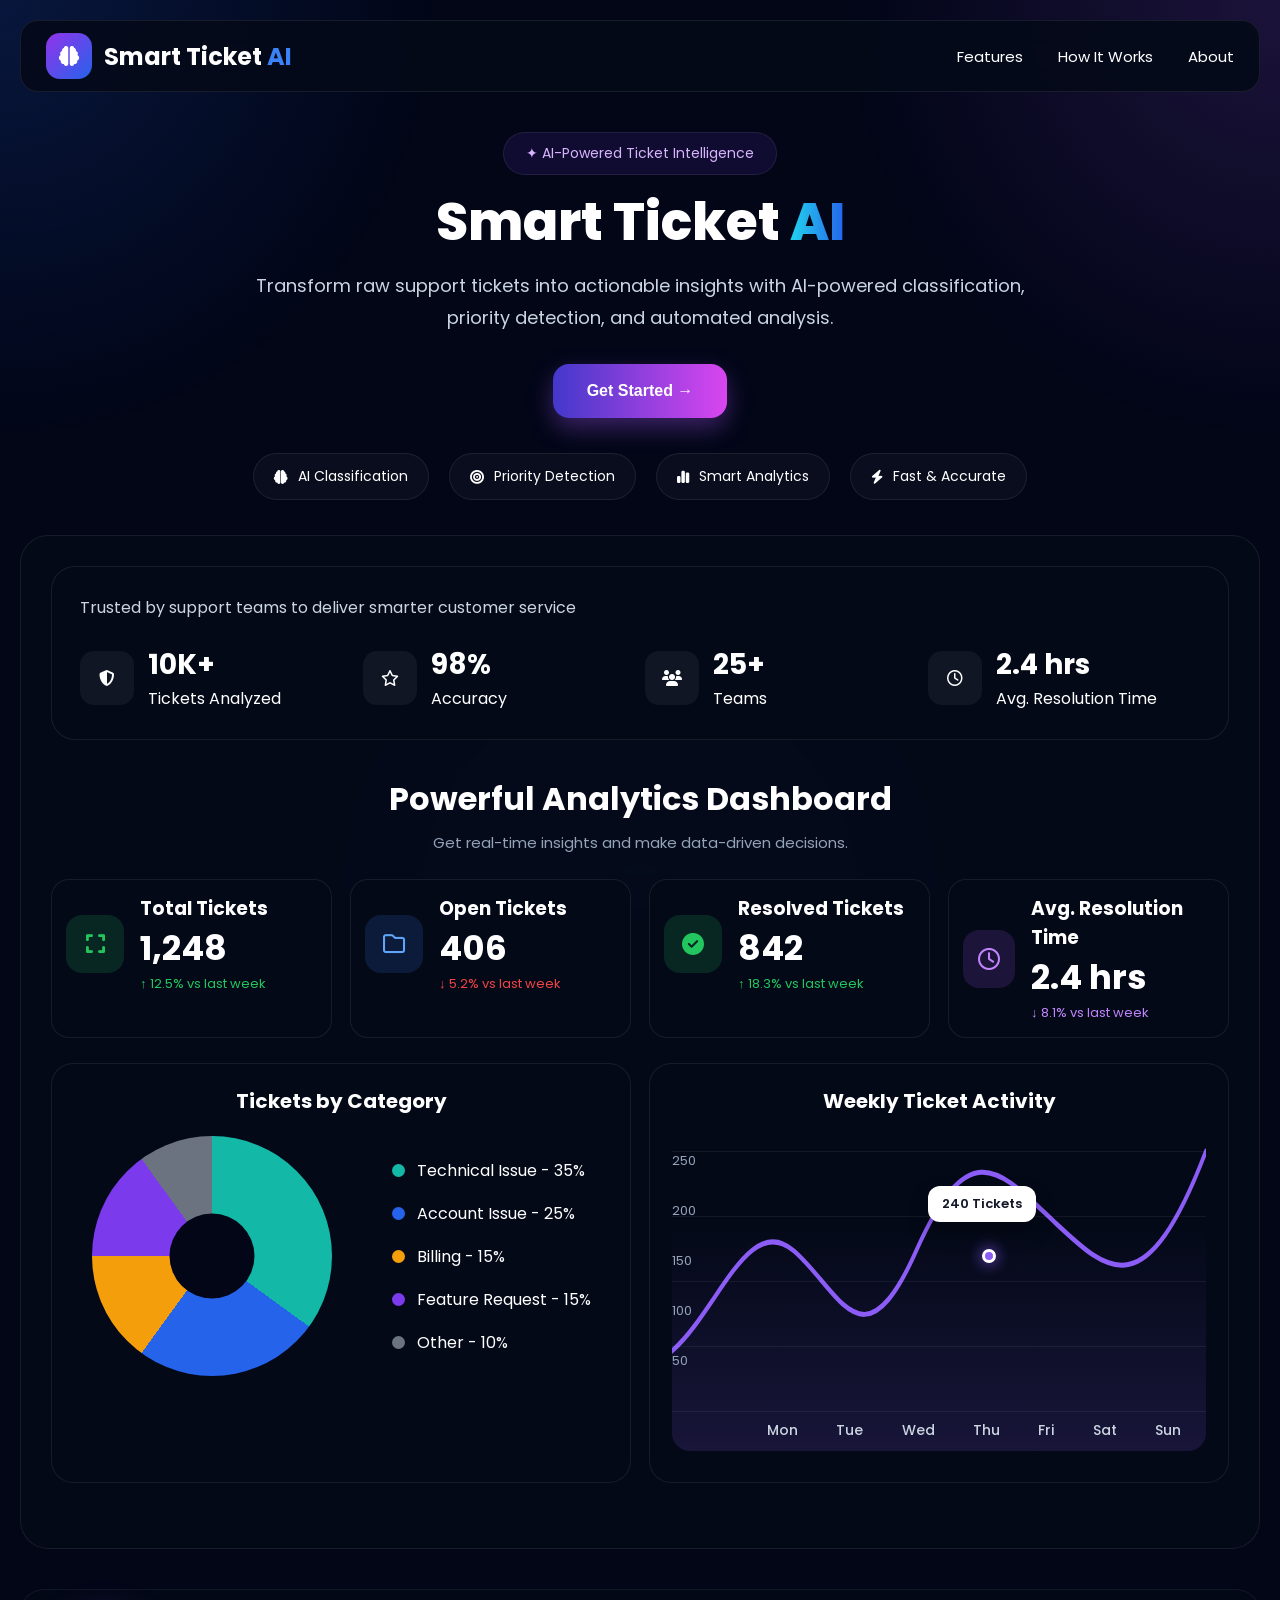
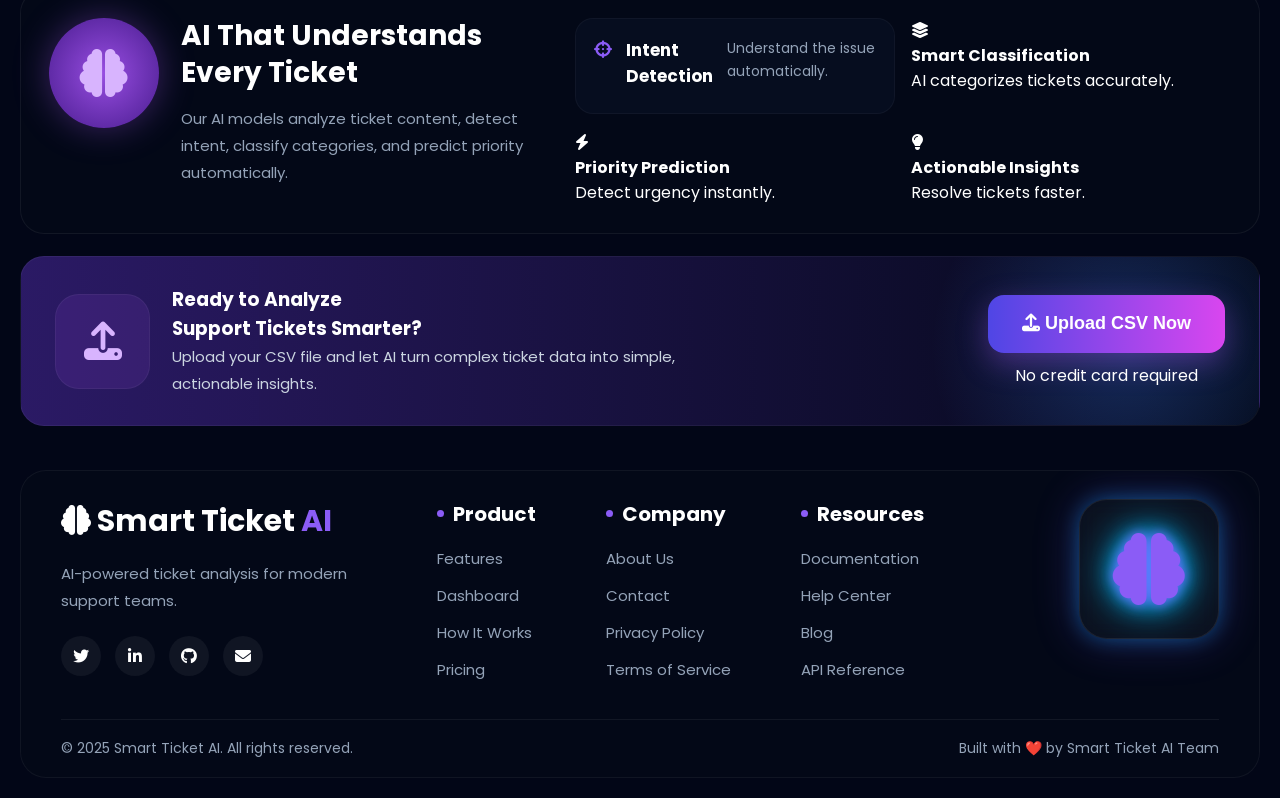
<file: index.html>
<!DOCTYPE html>
<html lang="en">
<head>
    <meta charset="UTF-8" />
    <meta name="viewport" content="width=device-width, initial-scale=1.0"/>
    <title>Smart Ticket AI</title>

    <!-- CSS -->
    <link rel="stylesheet" href="style.css">

    <!-- FONT AWESOME -->
    <link rel="stylesheet" href="style.css">
       <link rel="stylesheet"
    href="https://cdnjs.cloudflare.com/ajax/libs/font-awesome/6.5.1/css/all.min.css"/>
</head>

<body>
    <div class="particle-wave-bg"></div>
    <div class="container">

        <!-- NAVBAR -->

        <nav class="navbar">

            <div class="logo">
                <div class="logo-icon">
    <i class="fa-solid fa-brain"></i>
</div>

<h2>Smart Ticket <span>AI</span></h2>
</div>

<div class="nav-links">
    <a href="features.html">Features</a>
    <a href="howitworks.html">How It Works</a>
    <a href="about.html">About</a>
</div>
</nav>

<!-- HERO -->

<section class="hero">
    <div class="hero-wave-glow"></div>
    <!-- BADGE -->

    <div class="hero-badge">
        ✦ AI-Powered Ticket Intelligence
    </div>

    <!-- HEADING -->

    <h1 class="main-heading">
        Smart Ticket <span>AI</span>
    </h1>

    <!-- DESCRIPTION -->

    <p class="hero-description">
        Transform raw support tickets into actionable insights with
        AI-powered classification, priority detection,
        and automated analysis.
    </p>

    <!-- BUTTONS -->

<a href="analysis.html">
    <button class="hero-start-btn">
        Get Started →
    </button>
</a>

    <!-- FEATURES -->

    <div class="mini-features">

        <div class="mini-item">
            <i class="fa-solid fa-brain"></i>
            AI Classification
        </div>

        <div class="mini-item">
            <i class="fa-solid fa-bullseye"></i>
            Priority Detection
        </div>

        <div class="mini-item">
            <i class="fa-solid fa-chart-simple"></i>
            Smart Analytics
        </div>

        <div class="mini-item">
            <i class="fa-solid fa-bolt"></i>
            Fast & Accurate
        </div>

    </div>
    </section>
    <div class="dashboard-wrapper">

        <!-- TRUST SECTION -->

<div class="trust-box">

    <p class="trust-title">
        Trusted by support teams to deliver smarter customer service
    </p>

    <div class="trust-stats">

        <div class="trust-item">
            <i class="fa-solid fa-shield-halved"></i>

            <div>
                <h2>10K+</h2>
                <p>Tickets Analyzed</p>
            </div>
        </div>

        <div class="trust-item">
            <i class="fa-regular fa-star"></i>

            <div>
                <h2>98%</h2>
                <p>Accuracy</p>
            </div>
        </div>

        <div class="trust-item">
            <i class="fa-solid fa-users"></i>

            <div>
                <h2>25+</h2>
                <p>Teams</p>
            </div>
        </div>

        <div class="trust-item">
            <i class="fa-regular fa-clock"></i>

            <div>
                <h2>2.4 hrs</h2>
                <p>Avg. Resolution Time</p>
            </div>
        </div>

    </div>

</div>

<!-- ANALYTICS -->

<div class="dashboard-title">

    <h2>Powerful Analytics Dashboard</h2>

    <p>
        Get real-time insights and make data-driven decisions.
    </p>

</div>

<!-- STATS -->

<div class="stats-row">

    <div class="stat-box">

        <div class="stat-top">

            <div class="stat-icon green">
                <i class="fa-solid fa-expand"></i>
            </div>

            <div class="stat-text">
                <h3>Total Tickets</h3>
                <h1>1,248</h1>
                <p style="color:#22c55e;">
                    ↑ 12.5% vs last week
                </p>
            </div>

        </div>

    </div>

    <div class="stat-box">

        <div class="stat-top">

            <div class="stat-icon blue">
                <i class="fa-regular fa-folder"></i>
            </div>

            <div class="stat-text">
                <h3>Open Tickets</h3>
                <h1>406</h1>
                <p style="color:#ef4444;">
                    ↓ 5.2% vs last week
                </p>
            </div>

        </div>

    </div>

    <div class="stat-box">

        <div class="stat-top">

            <div class="stat-icon green">
                <i class="fa-solid fa-circle-check"></i>
            </div>

            <div class="stat-text">
                <h3>Resolved Tickets</h3>
                <h1>842</h1>
                <p style="color:#22c55e;">
                    ↑ 18.3% vs last week
                </p>
            </div>

        </div>

    </div>

    <div class="stat-box">

        <div class="stat-top">

            <div class="stat-icon purple">
                <i class="fa-regular fa-clock"></i>
            </div>

            <div class="stat-text">
                <h3>Avg. Resolution Time</h3>
                <h1>2.4 hrs</h1>
                <p style="color:#c084fc;">
                    ↓ 8.1% vs last week
                </p>
            </div>

        </div>

    </div>

</div>
<!-- CHART SECTION -->

<div class="chart-section">

    <!-- PIE CHART -->

    <div class="chart-box">

        <h2>Tickets by Category</h2>

        <div class="chart-flex">

            <div class="big-pie category-pie"></div>

            <div class="legend">

                <div class="legend-item">
                    <span class="dot" style="background:#14b8a6;"></span>
                    Technical Issue - 35%
                </div>

                <div class="legend-item">
                    <span class="dot" style="background:#2563eb;"></span>
                    Account Issue - 25%
                </div>

                <div class="legend-item">
                    <span class="dot" style="background:#f59e0b;"></span>
                    Billing - 15%
                </div>

                <div class="legend-item">
                    <span class="dot" style="background:#7c3aed;"></span>
                    Feature Request - 15%
                </div>

                <div class="legend-item">
                    <span class="dot" style="background:#6b7280;"></span>
                    Other - 10%
                </div>

            </div>

        </div>

    </div>

    <!-- LINE GRAPH -->

<div class="chart-box">

    <h2>Weekly Ticket Activity</h2>

    <div class="line-chart">
    
    <div class="y-labels">
    <span>250</span>
    <span>200</span>
    <span>150</span>
    <span>100</span>
    <span>50</span>
</div>

<div class="graph-tooltip">
    240 Tickets
</div>

        <div class="line-grid"></div>

        <svg viewBox="0 0 700 260" preserveAspectRatio="none">
        
            <defs>
    <linearGradient id="lineGradient" x1="0" y1="0" x2="0" y2="1">
        <stop offset="0%" stop-color="#8b5cf6" stop-opacity="0.8"/>
        <stop offset="100%" stop-color="#8b5cf6" stop-opacity="0"/>
    </linearGradient>
</defs>

            <!-- AREA -->

            <path class="area-path"
                d="M0 220
                   C60 180, 100 80, 160 120
                   S250 240, 320 120
                   S430 40, 500 90
                   S620 180, 700 20
                   L700 260
                   L0 260 Z"/>

            <!-- LINE -->

            <path class="line-path"
                d="M0 220
                   C60 180, 100 80, 160 120
                   S250 240, 320 120
                   S430 40, 500 90
                   S620 180, 700 20"/>

        </svg>

        <!-- DOT -->

        <div class="graph-dot"></div>

        <!-- LABELS -->

        <div class="line-labels">
            <span>Mon</span>
            <span>Tue</span>
            <span>Wed</span>
            <span>Thu</span>
            <span>Fri</span>
            <span>Sat</span>
            <span>Sun</span>
        </div>

    </div>

</div>

</div>

</div>
  <!-- AI FEATURES SECTION -->

<section class="ai-section">

    <!-- FIRST BOX -->

    <div class="ai-box">

        <div class="ai-left">

            <div class="brain-circle">
                <i class="fa-solid fa-brain"></i>
            </div>

            <div class="ai-text-content">

                <h2>AI That Understands Every Ticket</h2>

                <p>
                    Our AI models analyze ticket content,
                    detect intent, classify categories,
                    and predict priority automatically.
                </p>

            </div>

        </div>

        <div class="ai-features-grid">

            <div class="feature-mini-card">
                <i class="fa-solid fa-crosshairs"></i>
                <h4>Intent Detection</h4>
                <p>Understand the issue automatically.</p>
            </div>

            <div class="feature-card-mini">
                <i class="fa-solid fa-layer-group"></i>
                <h4>Smart Classification</h4>
                <p>AI categorizes tickets accurately.</p>
            </div>

            <div class="feature-card-mini">
                <i class="fa-solid fa-bolt"></i>
                <h4>Priority Prediction</h4>
                <p>Detect urgency instantly.</p>
            </div>

            <div class="feature-card-mini">
                <i class="fa-solid fa-lightbulb"></i>
                <h4>Actionable Insights</h4>
                <p>Resolve tickets faster.</p>
            </div>

        </div>

    </div>

    <!-- FINAL CTA -->

<section class="cta-box">

    <div class="cta-left">

        <div class="upload-icon-big">
            <i class="fa-solid fa-upload"></i>
        </div>

        <div class="final-text">
            <h1>
                Ready to Analyze <br>
                Support Tickets Smarter?
            </h1>

            <p>
                Upload your CSV file and let AI turn complex
                ticket data into simple, actionable insights.
            </p>
        </div>

    </div>

    <div class="cta-right">

     <a href="analysis.html">
    <button class="cta-upload-btn">
        <i class="fa-solid fa-upload"></i>
        Upload CSV Now
    </button>
</a>

        <div class="final-note">
            No credit card required
        </div>

    </div>

</section>

<!-- FOOTER -->

<footer class="footer">

    <div class="footer-grid">

        <!-- LEFT BRAND -->

        <div class="footer-brand">

            <h2>
                <i class="fa-solid fa-brain"></i>
                Smart Ticket <span>AI</span>
            </h2>

            <p>
                AI-powered ticket analysis for modern support teams.
            </p>

            <div class="socials">
                <i class="fa-brands fa-twitter"></i>
                <i class="fa-brands fa-linkedin-in"></i>
                <i class="fa-brands fa-github"></i>
                <i class="fa-solid fa-envelope"></i>
            </div>

        </div>

        <!-- MIDDLE LINKS -->

        <div class="footer-links-area">

            <div class="footer-column">
                <h3>Product</h3>

                <a href="#">Features</a>
                <a href="#">Dashboard</a>
                <a href="#">How It Works</a>
                <a href="#">Pricing</a>
            </div>

            <div class="footer-column">
                <h3>Company</h3>

                <a href="#">About Us</a>
                <a href="#">Contact</a>
                <a href="#">Privacy Policy</a>
                <a href="#">Terms of Service</a>
            </div>

            <div class="footer-column">
                <h3>Resources</h3>

                <a href="#">Documentation</a>
                <a href="#">Help Center</a>
                <a href="#">Blog</a>
                <a href="#">API Reference</a>
            </div>

        </div>

        <!-- RIGHT BRAIN IMAGE -->

        <div class="footer-brain-box">

    <div class="brain-box">
        <i class="fa-solid fa-brain"></i>
        
    </div>

</div>

    </div>

    <!-- BOTTOM -->

    <div class="footer-bottom">

        <div>
            © 2025 Smart Ticket AI. All rights reserved.
        </div>

        <div>
            Built with ❤️ by Smart Ticket AI Team
        </div>

    </div>
  
</footer>
</div>




</body>
</html>
</file>
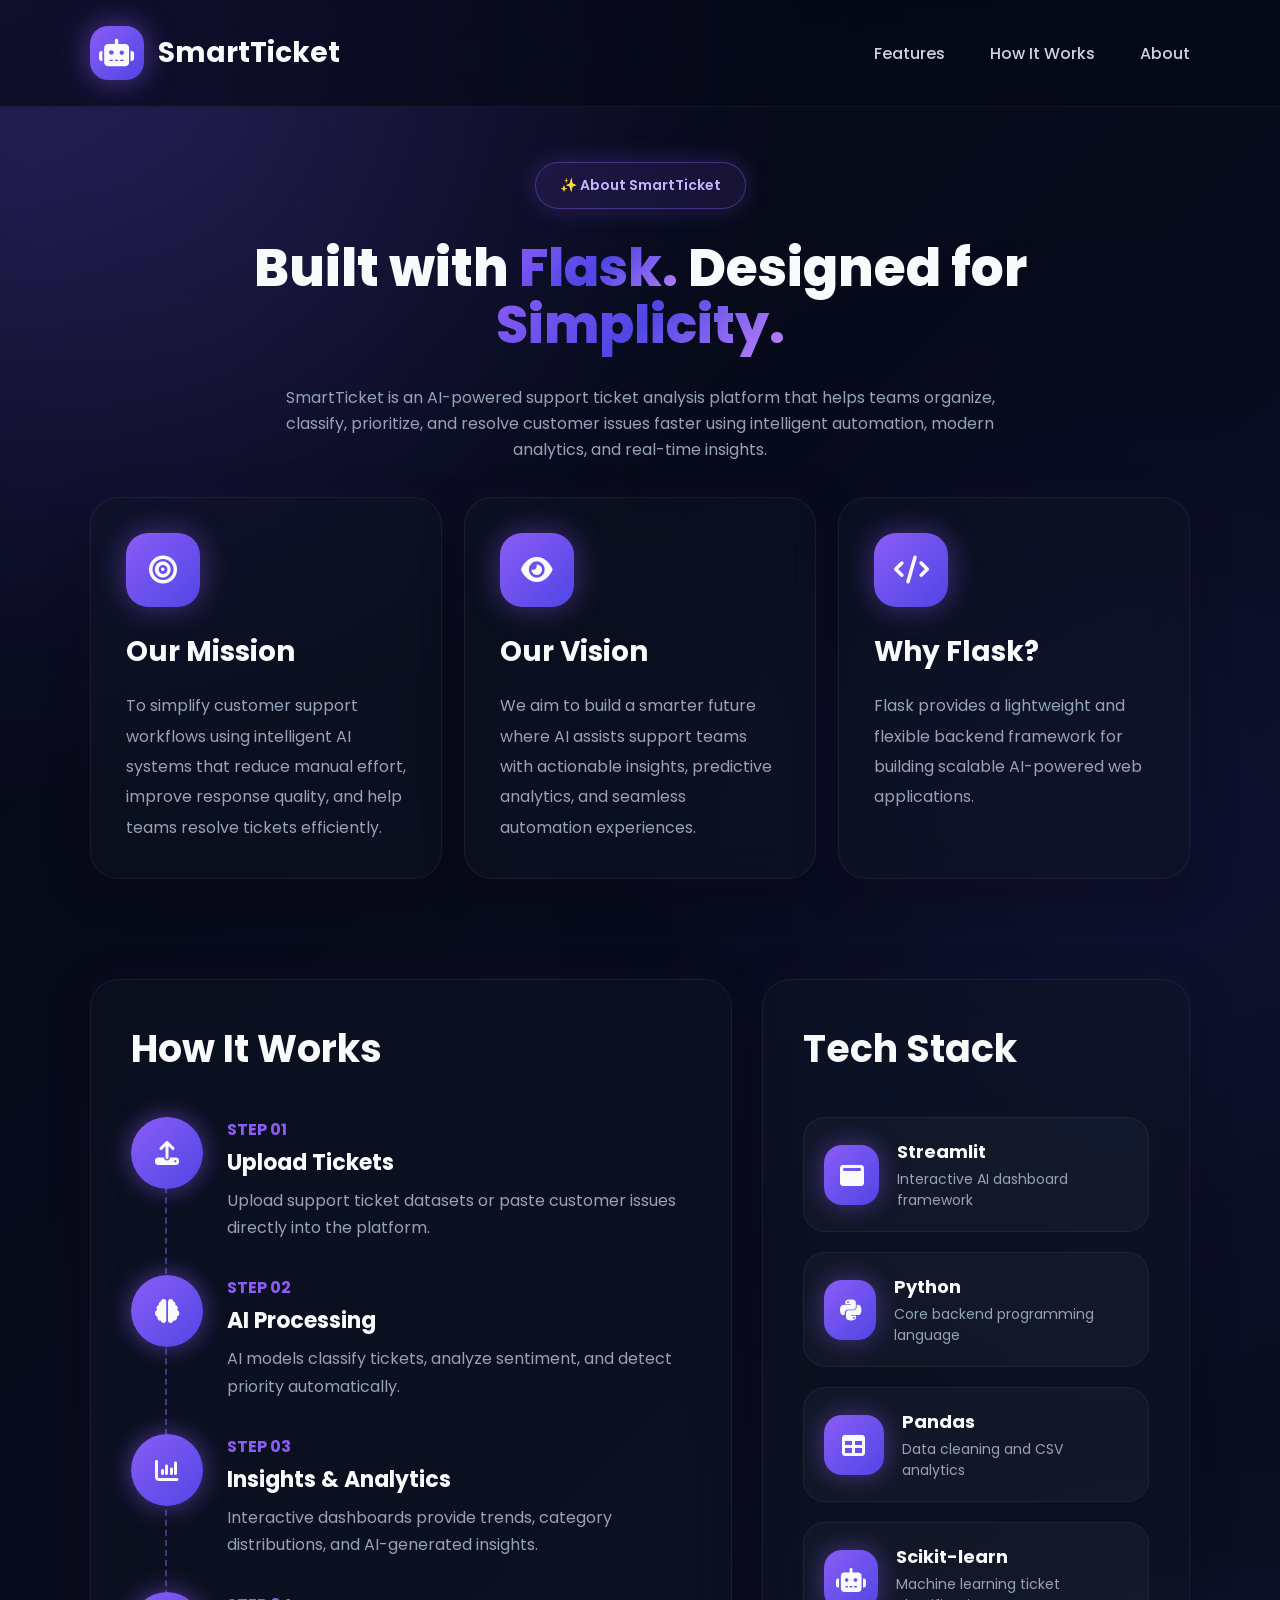
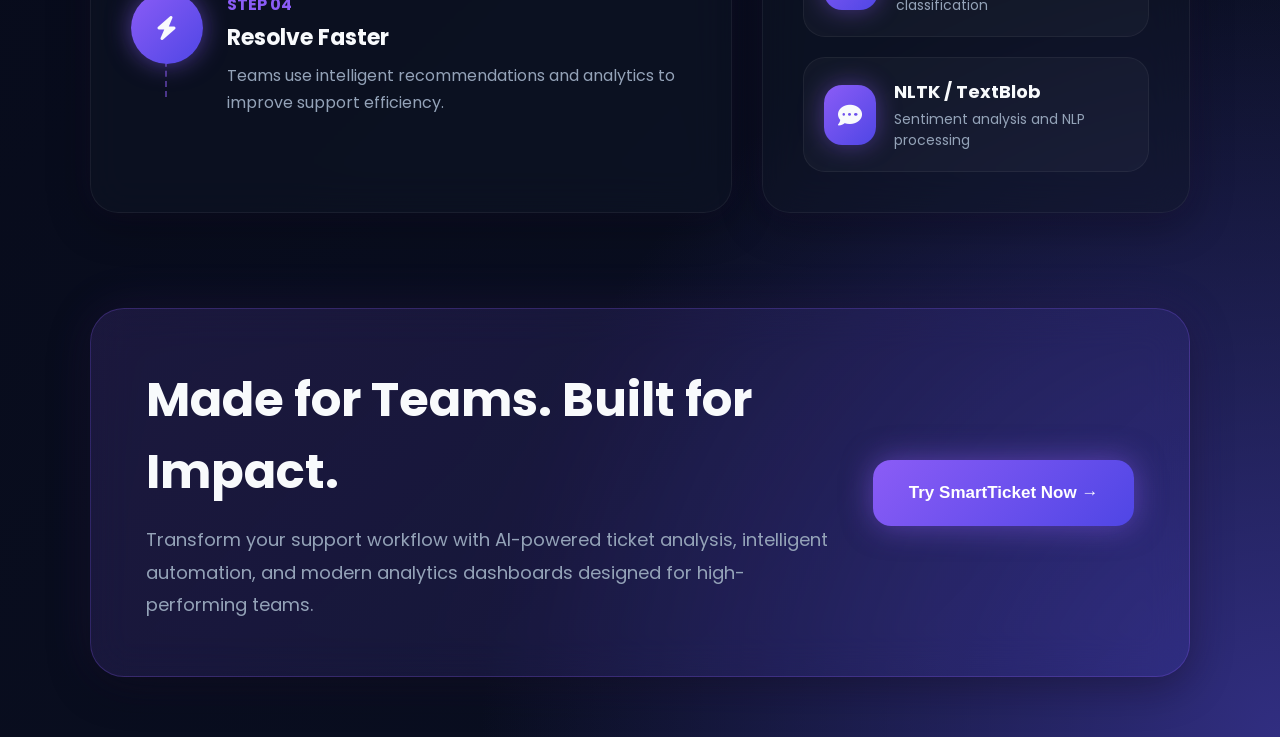
<file: about.html>
<!DOCTYPE html>
<html lang="en">
<head>
<meta charset="UTF-8">
<meta name="viewport" content="width=device-width, initial-scale=1.0">

<title>SmartTicket About Page</title>

<link href="https://fonts.googleapis.com/css2?family=Poppins:wght@300;400;500;600;700;800&display=swap" rel="stylesheet">

<link rel="stylesheet"
href="https://cdnjs.cloudflare.com/ajax/libs/font-awesome/6.5.1/css/all.min.css"/>

<style>

/* =========================================
   GLOBAL
========================================= */

*{
margin:0;
padding:0;
box-sizing:border-box;
}

html{
scroll-behavior:smooth;
}

body{
font-family:'Poppins',sans-serif;
background:
radial-gradient(circle at top left,#1e1b4b 0%,transparent 30%),
radial-gradient(circle at bottom right,#312e81 0%,transparent 30%),
linear-gradient(135deg,#050816,#0b1023);
color:#f8fafc;
overflow-x:hidden;
}

/* BACKGROUND GLOW */

body::before{
content:"";
position:fixed;
width:500px;
height:500px;
background:#8b5cf6;
filter:blur(180px);
opacity:0.15;
top:-200px;
left:-150px;
z-index:-1;
}

body::after{
content:"";
position:fixed;
width:500px;
height:500px;
background:#4f46e5;
filter:blur(180px);
opacity:0.15;
bottom:-200px;
right:-150px;
z-index:-1;
}

/* =========================================
   NAVBAR
========================================= */

.navbar{
width:100%;
padding:26px 7%;
display:flex;
align-items:center;
justify-content:space-between;
position:sticky;
top:0;
backdrop-filter:blur(20px);
background:rgba(5,8,22,0.65);
border-bottom:1px solid rgba(255,255,255,0.06);
z-index:999;
}

.logo{
display:flex;
align-items:center;
gap:14px;
font-size:28px;
font-weight:700;
}

.logo-icon{
width:54px;
height:54px;
border-radius:18px;
background:linear-gradient(135deg,#8b5cf6,#4f46e5);
display:flex;
align-items:center;
justify-content:center;
box-shadow:0 0 30px rgba(139,92,246,0.55);
}

.nav-links{
display:flex;
gap:45px;
}

.nav-links a{
text-decoration:none;
color:#cbd5e1;
font-size:16px;
font-weight:500;
transition:0.3s;
position:relative;
}

.nav-links a:hover{
color:white;
}

.nav-links a::after{
content:"";
position:absolute;
left:0;
bottom:-6px;
width:0%;
height:2px;
background:#8b5cf6;
transition:0.3s;
}

.nav-links a:hover::after{
width:100%;
}

/* =========================================
   HERO
========================================= */

.hero{
min-height:auto;
display:flex;
flex-direction:column;
align-items:center;
justify-content:flex-start;
text-align:center;
padding:55px 20px 10px;
}

.badge{
padding:12px 24px;
border-radius:50px;
background:rgba(139,92,246,0.12);
border:1px solid rgba(139,92,246,0.4);
color:#c4b5fd;
font-weight:600;
font-size:14px;
margin-bottom:30px;
backdrop-filter:blur(20px);
box-shadow:0 0 25px rgba(139,92,246,0.25);
animation:glowPulse 3s infinite;
}

.hero h1{
font-size:52px;
line-height:1.1;
font-weight:800;
max-width:950px;
margin-bottom:22px;
}

.gradient-text{
background:linear-gradient(135deg,#8b5cf6,#4f46e5,#c084fc);
-webkit-background-clip:text;
-webkit-text-fill-color:transparent;
}

.hero p{
max-width:760px;
font-size:16px;
line-height:1.6;
color:#94a3b8;
margin-top:10px;
}

/* =========================================
   COMMON SECTION
========================================= */

.section{
padding:35px 7%;
}

/* GLASS CARD */

.glass-card{
background:rgba(17,24,39,0.45);
border:1px solid rgba(255,255,255,0.06);
backdrop-filter:blur(20px);
border-radius:28px;
box-shadow:
0 10px 40px rgba(0,0,0,0.35),
0 0 30px rgba(139,92,246,0.08);
transition:0.4s ease;
}

.glass-card:hover{
transform:translateY(-8px);
border-color:rgba(139,92,246,0.45);
box-shadow:
0 20px 50px rgba(0,0,0,0.45),
0 0 40px rgba(139,92,246,0.25);
}

/* =========================================
   INFO CARDS
========================================= */

.cards-grid{
display:grid;
grid-template-columns:repeat(3,1fr);
gap:22px;
margin-top:-10px;
}

.info-card{
padding:35px;
}

.info-icon{
width:74px;
height:74px;
border-radius:22px;
background:linear-gradient(135deg,#8b5cf6,#4f46e5);
display:flex;
align-items:center;
justify-content:center;
font-size:28px;
margin-bottom:24px;
box-shadow:0 0 30px rgba(139,92,246,0.45);
animation:floatIcon 4s ease-in-out infinite;
}

.info-card h3{
font-size:28px;
margin-bottom:18px;
}

.info-card p{
font-size:16px;
line-height:1.9;
color:#94a3b8;
}

/* =========================================
   BOTTOM GRID
========================================= */

.bottom-grid{
display:grid;
grid-template-columns:1.2fr 0.8fr;
gap:30px;
margin-top:30px;
}

/* =========================================
   HOW IT WORKS
========================================= */

.steps-card{
padding:40px;
position:relative;
overflow:hidden;
}

.section-title{
font-size:38px;
margin-bottom:40px;
}

.steps{
display:flex;
flex-direction:column;
gap:34px;
position:relative;
}

.steps::before{
content:"";
position:absolute;
left:34px;
top:20px;
bottom:20px;
border-left:2px dashed rgba(139,92,246,0.5);
}

.step{
display:flex;
gap:24px;
position:relative;
z-index:2;
}

.step-icon{
width:72px;
height:72px;
border-radius:50%;
background:linear-gradient(135deg,#8b5cf6,#4f46e5);
display:flex;
align-items:center;
justify-content:center;
font-size:24px;
box-shadow:0 0 25px rgba(139,92,246,0.55);
flex-shrink:0;
animation:glowPulse 3s infinite;
}

.step-content h4{
font-size:22px;
margin-bottom:8px;
}

.step-content p{
color:#94a3b8;
line-height:1.7;
}

.step-number{
color:#8b5cf6;
font-weight:700;
margin-bottom:4px;
}

/* =========================================
   TECH STACK
========================================= */

.tech-card{
padding:40px;
}

.tech-list{
display:flex;
flex-direction:column;
gap:20px;
}

.tech-item{
display:flex;
align-items:center;
gap:18px;
padding:20px;
border-radius:22px;
background:rgba(255,255,255,0.03);
border:1px solid rgba(255,255,255,0.05);
transition:0.3s;
}

.tech-item:hover{
transform:translateX(6px);
border-color:rgba(139,92,246,0.35);
background:rgba(139,92,246,0.08);
}

.tech-icon{
width:60px;
height:60px;
border-radius:18px;
display:flex;
align-items:center;
justify-content:center;
font-size:24px;
background:linear-gradient(135deg,#8b5cf6,#4f46e5);
box-shadow:0 0 25px rgba(139,92,246,0.45);
}

.tech-text h4{
font-size:18px;
margin-bottom:4px;
}

.tech-text p{
font-size:14px;
color:#94a3b8;
}

/* =========================================
   CTA SECTION
========================================= */

.cta-section{
padding:60px 7%;
}

.cta-banner{
padding:55px;
border-radius:34px;
display:flex;
justify-content:space-between;
align-items:center;
gap:30px;
background:
linear-gradient(135deg,
rgba(139,92,246,0.15),
rgba(79,70,229,0.12));
border:1px solid rgba(139,92,246,0.25);
backdrop-filter:blur(20px);
box-shadow:
0 10px 40px rgba(0,0,0,0.4),
0 0 50px rgba(139,92,246,0.12);
}

.cta-text h2{
font-size:48px;
margin-bottom:16px;
}

.cta-text p{
color:#94a3b8;
font-size:18px;
line-height:1.8;
max-width:700px;
}

.cta-btn{
height:66px;
padding:0 36px;
border:none;
border-radius:18px;
background:linear-gradient(135deg,#8b5cf6,#4f46e5);
color:white;
font-size:17px;
font-weight:600;
cursor:pointer;
transition:0.4s;
box-shadow:0 0 30px rgba(139,92,246,0.5);
white-space:nowrap;
}

.cta-btn:hover{
transform:translateY(-5px) scale(1.03);
box-shadow:0 0 45px rgba(139,92,246,0.8);
}

/* =========================================
   ANIMATIONS
========================================= */

.fade{
opacity:0;
transform:translateY(40px);
transition:1s ease;
}

.fade.show{
opacity:1;
transform:translateY(0);
}

@keyframes glowPulse{

0%{
box-shadow:0 0 20px rgba(139,92,246,0.35);
}

50%{
box-shadow:0 0 45px rgba(139,92,246,0.7);
}

100%{
box-shadow:0 0 20px rgba(139,92,246,0.35);
}

}

@keyframes floatIcon{

0%{
transform:translateY(0px);
}

50%{
transform:translateY(-8px);
}

100%{
transform:translateY(0px);
}

}

/* =========================================
   RESPONSIVE
========================================= */

@media(max-width:1200px){

.hero h1{
font-size:62px;
}

.cards-grid{
grid-template-columns:1fr;
}

.bottom-grid{
grid-template-columns:1fr;
}

.cta-banner{
flex-direction:column;
align-items:flex-start;
}

}

@media(max-width:768px){

.navbar{
padding:22px 5%;
flex-direction:column;
gap:20px;
}

.nav-links{
gap:20px;
flex-wrap:wrap;
justify-content:center;
}

.hero h1{
font-size:46px;
}

.hero p{
font-size:17px;
}

.section{
padding:70px 5%;
}

.cta-section{
padding:70px 5%;
}

.cta-text h2{
font-size:36px;
}

.section-title{
font-size:30px;
}

}

</style>
</head>

<body>

<!-- NAVBAR -->

<nav class="navbar">

<div class="logo">

<div class="logo-icon">
<i class="fa-solid fa-robot"></i>
</div>

<span>SmartTicket</span>

</div>

<div class="nav-links">
<a href="#">Features</a>
<a href="#">How It Works</a>
<a href="#">About</a>
</div>

</nav>

<!-- HERO -->

<section class="hero fade">

<div class="badge">
✨ About SmartTicket
</div>

<h1>
Built with <span class="gradient-text">Flask.</span>
Designed for <span class="gradient-text">Simplicity.</span>
</h1>

<p>
SmartTicket is an AI-powered support ticket analysis platform that helps teams organize, classify, prioritize, and resolve customer issues faster using intelligent automation, modern analytics, and real-time insights.
</p>

</section>

<!-- INFO CARDS -->

<section class="section fade">

<div class="cards-grid">

<div class="glass-card info-card">

<div class="info-icon">
<i class="fa-solid fa-bullseye"></i>
</div>

<h3>Our Mission</h3>

<p>
To simplify customer support workflows using intelligent AI systems that reduce manual effort, improve response quality, and help teams resolve tickets efficiently.
</p>

</div>

<div class="glass-card info-card">

<div class="info-icon">
<i class="fa-solid fa-eye"></i>
</div>

<h3>Our Vision</h3>

<p>
We aim to build a smarter future where AI assists support teams with actionable insights, predictive analytics, and seamless automation experiences.
</p>

</div>

<div class="glass-card info-card">

<div class="info-icon">
<i class="fa-solid fa-code"></i>
</div>

<h3>Why Flask?</h3>

<p>
Flask provides a lightweight and flexible backend framework for building scalable AI-powered web applications.
</p>

</div>

</div>

</section>

<!-- HOW IT WORKS + TECH STACK -->

<section class="section fade">

<div class="bottom-grid">

<!-- LEFT -->

<div class="glass-card steps-card">

<h2 class="section-title">
How It Works
</h2>

<div class="steps">

<div class="step">

<div class="step-icon">
<i class="fa-solid fa-upload"></i>
</div>

<div class="step-content">

<div class="step-number">
STEP 01
</div>

<h4>Upload Tickets</h4>

<p>
Upload support ticket datasets or paste customer issues directly into the platform.
</p>

</div>

</div>

<div class="step">

<div class="step-icon">
<i class="fa-solid fa-brain"></i>
</div>

<div class="step-content">

<div class="step-number">
STEP 02
</div>

<h4>AI Processing</h4>

<p>
AI models classify tickets, analyze sentiment, and detect priority automatically.
</p>

</div>

</div>

<div class="step">

<div class="step-icon">
<i class="fa-solid fa-chart-column"></i>
</div>

<div class="step-content">

<div class="step-number">
STEP 03
</div>

<h4>Insights & Analytics</h4>

<p>
Interactive dashboards provide trends, category distributions, and AI-generated insights.
</p>

</div>

</div>

<div class="step">

<div class="step-icon">
<i class="fa-solid fa-bolt"></i>
</div>

<div class="step-content">

<div class="step-number">
STEP 04
</div>

<h4>Resolve Faster</h4>

<p>
Teams use intelligent recommendations and analytics to improve support efficiency.
</p>

</div>

</div>

</div>

</div>

<!-- RIGHT -->

<div class="glass-card tech-card">

<h2 class="section-title">
Tech Stack
</h2>

<div class="tech-list">

<div class="tech-item">

<div class="tech-icon">
<i class="fa-solid fa-window-maximize"></i>
</div>

<div class="tech-text">
<h4>Streamlit</h4>
<p>Interactive AI dashboard framework</p>
</div>

</div>

<div class="tech-item">

<div class="tech-icon">
<i class="fa-brands fa-python"></i>
</div>

<div class="tech-text">
<h4>Python</h4>
<p>Core backend programming language</p>
</div>

</div>

<div class="tech-item">

<div class="tech-icon">
<i class="fa-solid fa-table"></i>
</div>

<div class="tech-text">
<h4>Pandas</h4>
<p>Data cleaning and CSV analytics</p>
</div>

</div>

<div class="tech-item">

<div class="tech-icon">
<i class="fa-solid fa-robot"></i>
</div>

<div class="tech-text">
<h4>Scikit-learn</h4>
<p>Machine learning ticket classification</p>
</div>

</div>

<div class="tech-item">

<div class="tech-icon">
<i class="fa-solid fa-comment-dots"></i>
</div>

<div class="tech-text">
<h4>NLTK / TextBlob</h4>
<p>Sentiment analysis and NLP processing</p>
</div>

</div>

</div>

</div>

</div>

</section>

<!-- CTA -->

<section class="cta-section fade">

<div class="cta-banner">

<div class="cta-text">

<h2>
Made for Teams. Built for Impact.
</h2>

<p>
Transform your support workflow with AI-powered ticket analysis, intelligent automation, and modern analytics dashboards designed for high-performing teams.
</p>

</div>

<a href="analysis.html">
    <button class="cta-btn">
        Try SmartTicket Now →
    </button>
</a>

</div>

</section>

<script>

/* =========================================
   FADE IN ON SCROLL
========================================= */

const fadeElements = document.querySelectorAll('.fade');

const observer = new IntersectionObserver((entries)=>{

entries.forEach(entry=>{

if(entry.isIntersecting){
entry.target.classList.add('show');
}

});

},{
threshold:0.2
});

fadeElements.forEach(el=>{
observer.observe(el);
});

</script>

</body>
</html>
</file>
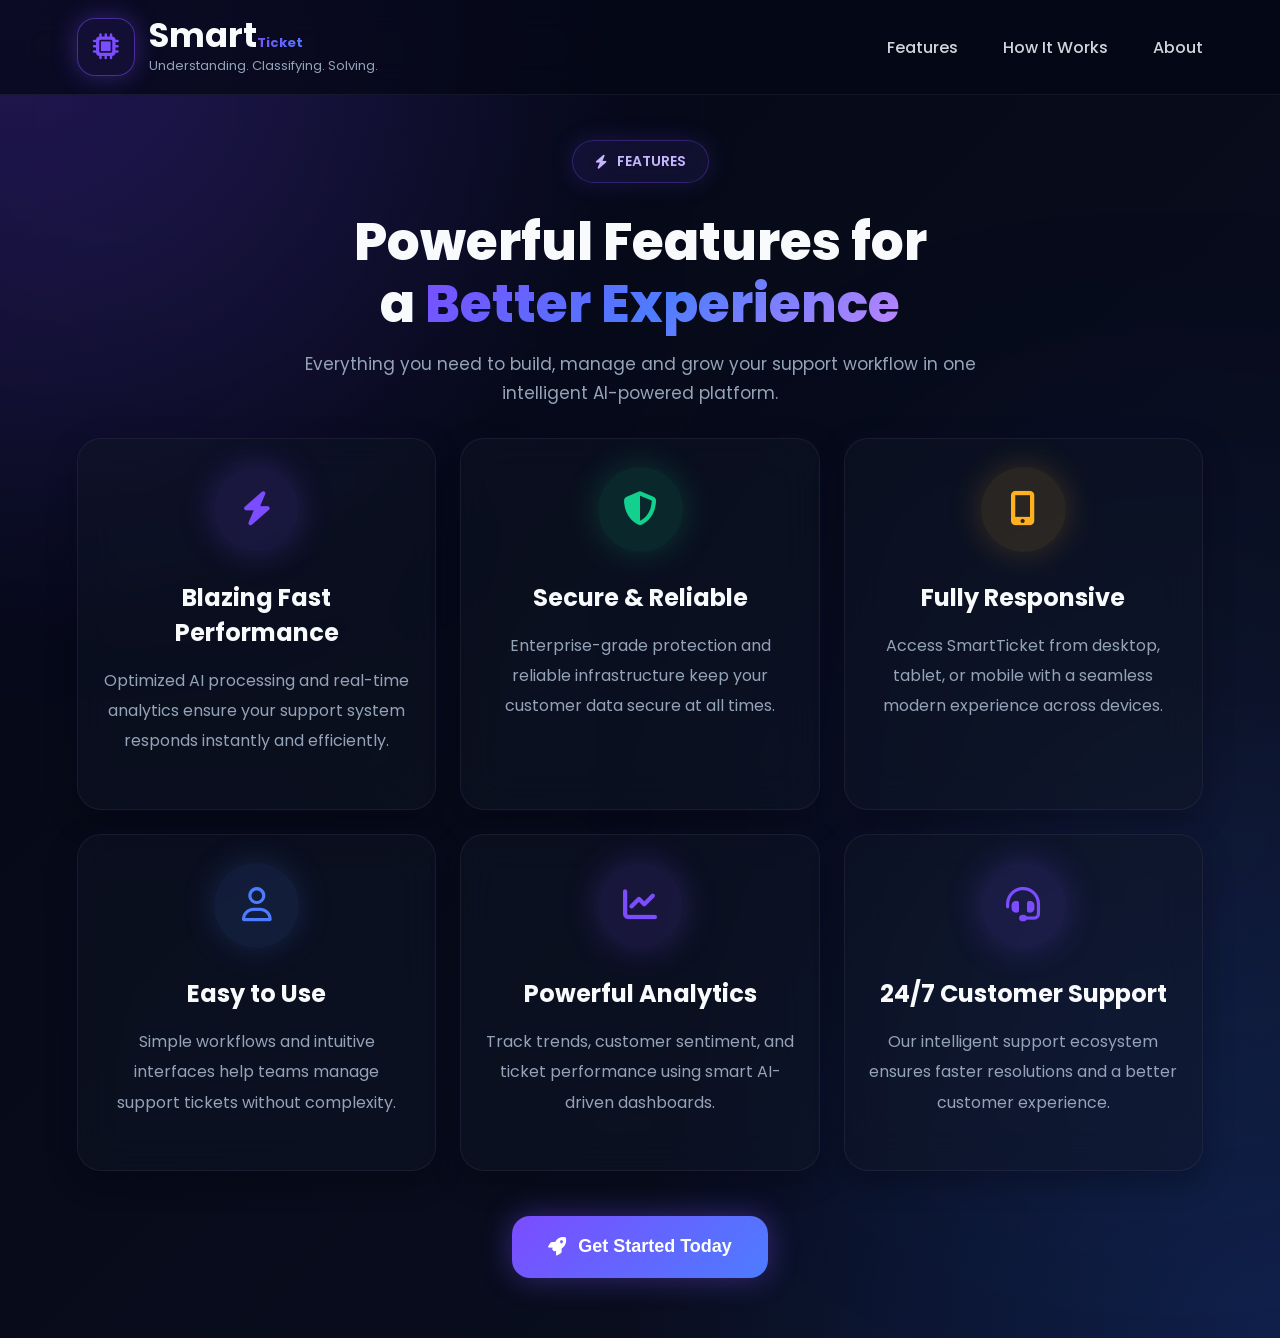
<file: features.html>
<!DOCTYPE html>
<html lang="en">
<head>
<meta charset="UTF-8" />
<meta name="viewport" content="width=device-width, initial-scale=1.0"/>

<title>SmartTicket Features</title>

<link href="https://fonts.googleapis.com/css2?family=Poppins:wght@300;400;500;600;700;800&display=swap" rel="stylesheet"/>

<link rel="stylesheet"
href="https://cdnjs.cloudflare.com/ajax/libs/font-awesome/6.5.1/css/all.min.css"/>

<style>

/* =========================================
   GLOBAL
========================================= */

*{
margin:0;
padding:0;
box-sizing:border-box;
}

html{
scroll-behavior:smooth;
}

body{
font-family:'Poppins',sans-serif;
background:
radial-gradient(circle at top left,#1b1447 0%,transparent 35%),
radial-gradient(circle at bottom right,#10204a 0%,transparent 35%),
linear-gradient(135deg,#050816,#070b1a,#0b1023);
color:#f8fafc;
overflow-x:hidden;
}

/* =========================================
   BACKGROUND GLOW
========================================= */

body::before{
content:"";
position:fixed;
width:450px;
height:450px;
background:#7b4dff;
filter:blur(180px);
opacity:0.15;
top:-120px;
left:-120px;
z-index:-1;
}

body::after{
content:"";
position:fixed;
width:450px;
height:450px;
background:#4d7cff;
filter:blur(180px);
opacity:0.12;
bottom:-120px;
right:-120px;
z-index:-1;
}

/* =========================================
   NAVBAR
========================================= */

.navbar{
width:100%;
padding:18px 6%;
display:flex;
align-items:center;
justify-content:space-between;
position:sticky;
top:0;
z-index:999;
background:rgba(5,8,22,0.72);
backdrop-filter:blur(18px);
border-bottom:1px solid rgba(255,255,255,0.06);
}

.logo{
display:flex;
align-items:center;
gap:14px;
}

.logo-box{
width:58px;
height:58px;
border-radius:18px;
border:1px solid rgba(123,77,255,0.5);
display:flex;
align-items:center;
justify-content:center;
font-size:26px;
color:#7b4dff;
background:rgba(123,77,255,0.08);
box-shadow:0 0 25px rgba(123,77,255,0.35);
}

.logo-text{
display:flex;
flex-direction:column;
}

.logo-text h2{
font-size:34px;
font-weight:700;
line-height:1;
}

.logo-text span{
font-size:13px;
color:#94a3b8;
margin-top:4px;
}

.gradient{
background:linear-gradient(135deg,#7b4dff,#4d7cff);
-webkit-background-clip:text;
-webkit-text-fill-color:transparent;
}

.nav-links{
display:flex;
gap:45px;
}

.nav-links a{
text-decoration:none;
color:#d1d5db;
font-size:16px;
font-weight:500;
transition:0.3s;
position:relative;
}

.nav-links a:hover{
color:#7b4dff;
}

.nav-links a::after{
content:"";
position:absolute;
left:0;
bottom:-8px;
width:0%;
height:2px;
background:#7b4dff;
transition:0.3s;
}

.nav-links a:hover::after{
width:100%;
}

/* =========================================
   FEATURES SECTION
========================================= */

.features-section{
padding:45px 6% 60px;
text-align:center;
}

.badge{
display:inline-flex;
align-items:center;
gap:10px;
padding:10px 22px;
border-radius:50px;
background:rgba(123,77,255,0.1);
border:1px solid rgba(123,77,255,0.3);
color:#c4b5fd;
font-size:14px;
font-weight:600;
backdrop-filter:blur(15px);
box-shadow:0 0 25px rgba(123,77,255,0.18);
margin-bottom:28px;
}

.main-title{
font-size:52px;
line-height:1.2;
font-weight:800;
max-width:850px;
margin:auto;
margin-bottom:14px;
}

.main-title span{
background:linear-gradient(135deg,#7b4dff,#4d7cff,#c084fc);
-webkit-background-clip:text;
-webkit-text-fill-color:transparent;
}

.subtitle{
max-width:700px;
margin:auto;
font-size:17px;
line-height:1.7;
color:#94a3b8;
margin-bottom:30px;
}

/* =========================================
   FEATURES GRID
========================================= */

.features-grid{
display:grid;
grid-template-columns:repeat(3,1fr);
gap:24px;
}

/* =========================================
   FEATURE CARD
========================================= */

.feature-card{
position:relative;
padding:28px 24px;
border-radius:24px;
background:rgba(17,24,39,0.45);
border:1px solid rgba(255,255,255,0.06);
backdrop-filter:blur(20px);
overflow:hidden;
transition:0.4s ease;
box-shadow:
0 10px 30px rgba(0,0,0,0.3),
0 0 20px rgba(123,77,255,0.05);
}

.feature-card:hover{
transform:translateY(-8px);
border-color:rgba(123,77,255,0.35);
box-shadow:
0 20px 40px rgba(0,0,0,0.4),
0 0 30px rgba(123,77,255,0.2);
}

.icon-box{
width:85px;
height:85px;
margin:auto;
margin-bottom:28px;
border-radius:50%;
display:flex;
align-items:center;
justify-content:center;
font-size:34px;
position:relative;
}

.icon-purple{
background:rgba(123,77,255,0.12);
color:#7b4dff;
box-shadow:0 0 35px rgba(123,77,255,0.25);
}

.icon-green{
background:rgba(18,209,142,0.12);
color:#12d18e;
box-shadow:0 0 35px rgba(18,209,142,0.2);
}

.icon-orange{
background:rgba(255,176,32,0.12);
color:#ffb020;
box-shadow:0 0 35px rgba(255,176,32,0.2);
}

.icon-blue{
background:rgba(77,124,255,0.12);
color:#4d7cff;
box-shadow:0 0 35px rgba(77,124,255,0.2);
}

.feature-card h3{
font-size:24px;
margin-bottom:16px;
font-weight:700;
}

.feature-card p{
font-size:16px;
line-height:1.9;
color:#94a3b8;
margin-bottom:24px;
}

.learn-btn{
display:inline-flex;
align-items:center;
gap:10px;
text-decoration:none;
color:#7b4dff;
font-weight:600;
transition:0.3s;
}

.learn-btn:hover{
gap:16px;
}

/* =========================================
   CTA BUTTON
========================================= */

.cta-area{
margin-top:45px;
}

.cta-btn{
height:62px;
padding:0 36px;
border:none;
border-radius:18px;
background:linear-gradient(135deg,#7b4dff,#4d7cff);
color:white;
font-size:18px;
font-weight:600;
cursor:pointer;
display:inline-flex;
align-items:center;
gap:12px;
box-shadow:0 0 30px rgba(123,77,255,0.4);
transition:0.35s;
}

.cta-btn:hover{
transform:translateY(-4px) scale(1.03);
box-shadow:0 0 45px rgba(123,77,255,0.7);
}

/* =========================================
   RESPONSIVE
========================================= */

@media(max-width:1100px){

.features-grid{
grid-template-columns:1fr 1fr;
}

.main-title{
font-size:54px;
}

}

@media(max-width:768px){

.navbar{
flex-direction:column;
gap:20px;
padding:20px 5%;
}

.nav-links{
gap:22px;
flex-wrap:wrap;
justify-content:center;
}

.features-grid{
grid-template-columns:1fr;
}

.main-title{
font-size:42px;
}

.subtitle{
font-size:17px;
}

.feature-card h3{
font-size:24px;
}

}

</style>
</head>

<body>

<!-- =========================================
     NAVBAR
========================================= -->

<nav class="navbar">

<div class="logo">

<div class="logo-box">
<i class="fa-solid fa-microchip"></i>
</div>

<div class="logo-text">
<h2>Smart<span class="gradient">Ticket</span></h2>
<span>Understanding. Classifying. Solving.</span>
</div>

</div>

<div class="nav-links">
<a href="#">Features</a>
<a href="#">How It Works</a>
<a href="#">About</a>
</div>

</nav>

<!-- =========================================
     FEATURES SECTION
========================================= -->

<section class="features-section">

<div class="badge">
<i class="fa-solid fa-bolt"></i>
FEATURES
</div>

<h1 class="main-title">
Powerful Features for <br>
a <span>Better Experience</span>
</h1>

<p class="subtitle">
Everything you need to build, manage and grow your support workflow in one intelligent AI-powered platform.
</p>

<!-- FEATURES GRID -->

<div class="features-grid">

<!-- CARD 1 -->

<div class="feature-card">

<div class="icon-box icon-purple">
<i class="fa-solid fa-bolt"></i>
</div>

<h3>Blazing Fast Performance</h3>

<p>
Optimized AI processing and real-time analytics ensure your support system responds instantly and efficiently.
</p>



</div>

<!-- CARD 2 -->

<div class="feature-card">

<div class="icon-box icon-green">
<i class="fa-solid fa-shield-halved"></i>
</div>

<h3>Secure & Reliable</h3>

<p>
Enterprise-grade protection and reliable infrastructure keep your customer data secure at all times.
</p>


</div>

<!-- CARD 3 -->

<div class="feature-card">

<div class="icon-box icon-orange">
<i class="fa-solid fa-mobile-screen-button"></i>
</div>

<h3>Fully Responsive</h3>

<p>
Access SmartTicket from desktop, tablet, or mobile with a seamless modern experience across devices.
</p>

</div>

<!-- CARD 4 -->

<div class="feature-card">

<div class="icon-box icon-blue">
<i class="fa-regular fa-user"></i>
</div>

<h3>Easy to Use</h3>

<p>
Simple workflows and intuitive interfaces help teams manage support tickets without complexity.
</p>


</div>

<!-- CARD 5 -->

<div class="feature-card">

<div class="icon-box icon-purple">
<i class="fa-solid fa-chart-line"></i>
</div>

<h3>Powerful Analytics</h3>

<p>
Track trends, customer sentiment, and ticket performance using smart AI-driven dashboards.
</p>



</div>

<!-- CARD 6 -->

<div class="feature-card">

<div class="icon-box icon-purple">
<i class="fa-solid fa-headset"></i>
</div>

<h3>24/7 Customer Support</h3>

<p>
Our intelligent support ecosystem ensures faster resolutions and a better customer experience.
</p>

</div>

</div>

<!-- CTA -->

<div class="cta-area">

    <a href="analysis.html">
        <button class="cta-btn">
            <i class="fa-solid fa-rocket"></i>
            Get Started Today
        </button>
    </a>

</div>

</section>

</body>
</html>
</file>
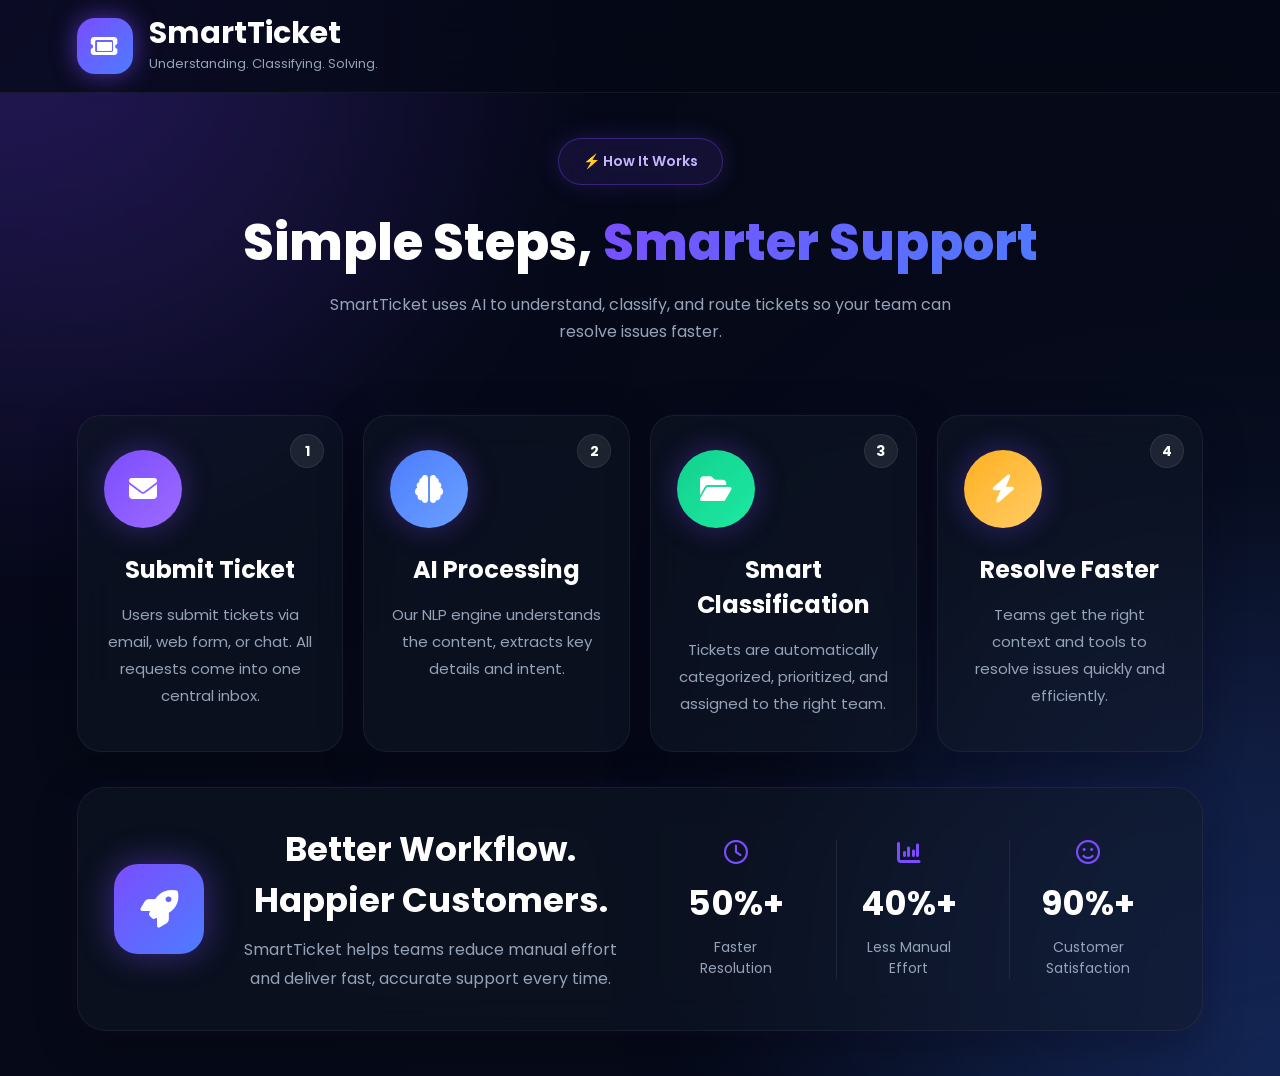
<file: howitworks.html>
<!DOCTYPE html>
<html lang="en">
<head>
<meta charset="UTF-8">
<meta name="viewport" content="width=device-width, initial-scale=1.0">

<title>SmartTicket - How It Works</title>

<link href="https://fonts.googleapis.com/css2?family=Poppins:wght@300;400;500;600;700;800&display=swap" rel="stylesheet">

<link rel="stylesheet"
href="https://cdnjs.cloudflare.com/ajax/libs/font-awesome/6.5.1/css/all.min.css"/>

<style>

/* =========================
   GLOBAL
========================= */

*{
margin:0;
padding:0;
box-sizing:border-box;
}

html{
scroll-behavior:smooth;
}

body{
font-family:'Poppins',sans-serif;
background:
radial-gradient(circle at top left,#1b1447 0%,transparent 35%),
radial-gradient(circle at bottom right,#10204a 0%,transparent 35%),
linear-gradient(135deg,#050816,#070b1a);
color:#fff;
overflow-x:hidden;
}

/* GLOW BACKGROUND */

body::before{
content:"";
position:fixed;
width:450px;
height:450px;
background:#7b4dff;
filter:blur(180px);
opacity:0.18;
top:-150px;
left:-150px;
z-index:-1;
}

body::after{
content:"";
position:fixed;
width:450px;
height:450px;
background:#4d7cff;
filter:blur(180px);
opacity:0.18;
bottom:-150px;
right:-150px;
z-index:-1;
}

/* =========================
   NAVBAR
========================= */

.navbar{
width:100%;
padding:18px 6%;
display:flex;
align-items:center;
border-bottom:1px solid rgba(255,255,255,0.06);
background:rgba(5,8,22,0.75);
backdrop-filter:blur(20px);
position:sticky;
top:0;
z-index:999;
}

.logo{
display:flex;
align-items:center;
gap:16px;
}

.logo-icon{
width:56px;
height:56px;
border-radius:18px;
background:linear-gradient(135deg,#7b4dff,#4d7cff);
display:flex;
align-items:center;
justify-content:center;
font-size:24px;
box-shadow:0 0 25px rgba(123,77,255,0.6);
}

.logo-text h2{
font-size:30px;
font-weight:700;
line-height:1;
}

.logo-text p{
font-size:13px;
color:#94a3b8;
margin-top:6px;
}

/* =========================
   MAIN SECTION
========================= */

.main-section{
padding:45px 6% 45px;
text-align:center;
}

.badge{
display:inline-flex;
align-items:center;
gap:10px;
padding:12px 24px;
border-radius:50px;
background:rgba(123,77,255,0.12);
border:1px solid rgba(123,77,255,0.35);
color:#c4b5fd;
font-size:14px;
font-weight:600;
backdrop-filter:blur(20px);
box-shadow:0 0 25px rgba(123,77,255,0.2);
margin-bottom:28px;
}

.main-heading{
font-size:50px;
font-weight:800;
line-height:1.2;
max-width:820px;
margin:auto;
}

.gradient-text{
background:linear-gradient(135deg,#7b4dff,#4d7cff);
-webkit-background-clip:text;
-webkit-text-fill-color:transparent;
}

.subtitle{
max-width:650px;
margin:18px auto 0;
font-size:16px;
line-height:1.7;
color:#94a3b8;
}

/* =========================
   PROCESS CARDS
========================= */

.process-wrapper{
margin-top:70px;
position:relative;
}

.process-grid{
display:grid;
grid-template-columns:repeat(4,1fr);
gap:20px;
position:relative;
}

.process-card{
position:relative;
padding:34px 26px;
border-radius:24px;
background:rgba(17,24,39,0.5);
border:1px solid rgba(255,255,255,0.06);
backdrop-filter:blur(20px);
box-shadow:
0 10px 40px rgba(0,0,0,0.35),
0 0 25px rgba(123,77,255,0.06);
transition:0.4s ease;
overflow:hidden;
}

.process-card:hover{
transform:translateY(-8px);
border-color:rgba(123,77,255,0.4);
box-shadow:
0 20px 50px rgba(0,0,0,0.45),
0 0 35px rgba(123,77,255,0.25);
}

.card-number{
position:absolute;
top:18px;
right:18px;
width:34px;
height:34px;
border-radius:50%;
display:flex;
align-items:center;
justify-content:center;
font-size:14px;
font-weight:700;
background:rgba(255,255,255,0.08);
border:1px solid rgba(255,255,255,0.08);
}

.icon-circle{
width:78px;
height:78px;
border-radius:50%;
display:flex;
align-items:center;
justify-content:center;
font-size:28px;
margin-bottom:24px;
box-shadow:0 0 30px rgba(123,77,255,0.35);
}

.purple{
background:linear-gradient(135deg,#7b4dff,#9d6bff);
}

.blue{
background:linear-gradient(135deg,#4d7cff,#6aa1ff);
}

.green{
background:linear-gradient(135deg,#12d18e,#1de9a2);
}

.orange{
background:linear-gradient(135deg,#ffb020,#ffcc66);
}

.process-card h3{
font-size:24px;
margin-bottom:14px;
}

.process-card p{
font-size:15px;
line-height:1.8;
color:#94a3b8;
}

/* DOTTED CONNECTORS */

.process-card::after{
content:"";
position:absolute;
top:50%;
right:-20px;
width:20px;
border-top:2px dashed rgba(123,77,255,0.5);
}

.process-card:last-child::after{
display:none;
}

/* =========================
   STATS SECTION
========================= */

.stats-section{
margin-top:35px;
padding:36px;
border-radius:28px;
background:rgba(17,24,39,0.5);
border:1px solid rgba(255,255,255,0.06);
backdrop-filter:blur(20px);
display:flex;
justify-content:space-between;
align-items:center;
gap:30px;
box-shadow:
0 10px 40px rgba(0,0,0,0.35),
0 0 25px rgba(123,77,255,0.08);
}

.stats-left{
display:flex;
align-items:center;
gap:24px;
max-width:520px;
}

.rocket-icon{
width:90px;
height:90px;
border-radius:24px;
background:linear-gradient(135deg,#7b4dff,#4d7cff);
display:flex;
align-items:center;
justify-content:center;
font-size:38px;
box-shadow:0 0 35px rgba(123,77,255,0.45);
flex-shrink:0;
}

.stats-left h2{
font-size:34px;
margin-bottom:10px;
}

.stats-left p{
font-size:16px;
line-height:1.8;
color:#94a3b8;
}

.stats-right{
display:flex;
align-items:center;
gap:28px;
}

.stat-box{
padding:0 24px;
text-align:center;
border-left:1px solid rgba(255,255,255,0.08);
}

.stat-box:first-child{
border-left:none;
}

.stat-box i{
font-size:24px;
margin-bottom:14px;
color:#7b4dff;
}

.stat-box h3{
font-size:34px;
margin-bottom:8px;
}

.stat-box p{
font-size:14px;
color:#94a3b8;
}

/* =========================
   FADE ANIMATION
========================= */

.fade{
opacity:0;
transform:translateY(40px);
transition:1s ease;
}

.fade.show{
opacity:1;
transform:translateY(0);
}

/* =========================
   RESPONSIVE
========================= */

@media(max-width:1200px){

.process-grid{
grid-template-columns:repeat(2,1fr);
}

.process-card::after{
display:none;
}

.stats-section{
flex-direction:column;
align-items:flex-start;
}

.stats-right{
width:100%;
justify-content:space-between;
}

}

@media(max-width:768px){

.main-heading{
font-size:42px;
}

.subtitle{
font-size:16px;
}

.process-grid{
grid-template-columns:1fr;
}

.stats-left{
flex-direction:column;
align-items:flex-start;
}

.stats-right{
flex-direction:column;
align-items:flex-start;
gap:20px;
}

.stat-box{
border-left:none;
padding:0;
text-align:left;
}

.logo-text h2{
font-size:24px;
}

}

</style>
</head>

<body>

<!-- NAVBAR -->

<nav class="navbar">

<div class="logo">

<div class="logo-icon">
<i class="fa-solid fa-ticket"></i>
</div>

<div class="logo-text">
<h2>SmartTicket</h2>
<p>Understanding. Classifying. Solving.</p>
</div>

</div>

</nav>

<!-- MAIN SECTION -->

<section class="main-section fade">

<div class="badge">
⚡ How It Works
</div>

<h1 class="main-heading">
Simple Steps,
<span class="gradient-text">Smarter Support</span>
</h1>

<p class="subtitle">
SmartTicket uses AI to understand, classify, and route tickets so your team can resolve issues faster.
</p>

<!-- PROCESS CARDS -->

<div class="process-wrapper">

<div class="process-grid">

<!-- CARD 1 -->

<div class="process-card">

<div class="card-number">1</div>

<div class="icon-circle purple">
<i class="fa-solid fa-envelope"></i>
</div>

<h3>Submit Ticket</h3>

<p>
Users submit tickets via email, web form, or chat. All requests come into one central inbox.
</p>

</div>

<!-- CARD 2 -->

<div class="process-card">

<div class="card-number">2</div>

<div class="icon-circle blue">
<i class="fa-solid fa-brain"></i>
</div>

<h3>AI Processing</h3>

<p>
Our NLP engine understands the content, extracts key details and intent.
</p>

</div>

<!-- CARD 3 -->

<div class="process-card">

<div class="card-number">3</div>

<div class="icon-circle green">
<i class="fa-solid fa-folder-open"></i>
</div>

<h3>Smart Classification</h3>

<p>
Tickets are automatically categorized, prioritized, and assigned to the right team.
</p>

</div>

<!-- CARD 4 -->

<div class="process-card">

<div class="card-number">4</div>

<div class="icon-circle orange">
<i class="fa-solid fa-bolt"></i>
</div>

<h3>Resolve Faster</h3>

<p>
Teams get the right context and tools to resolve issues quickly and efficiently.
</p>

</div>

</div>

</div>

<!-- STATS SECTION -->

<div class="stats-section">

<div class="stats-left">

<div class="rocket-icon">
<i class="fa-solid fa-rocket"></i>
</div>

<div>

<h2>
Better Workflow. Happier Customers.
</h2>

<p>
SmartTicket helps teams reduce manual effort and deliver fast, accurate support every time.
</p>

</div>

</div>

<div class="stats-right">

<div class="stat-box">

<i class="fa-regular fa-clock"></i>

<h3>50%+</h3>

<p>Faster Resolution</p>

</div>

<div class="stat-box">

<i class="fa-solid fa-chart-column"></i>

<h3>40%+</h3>

<p>Less Manual Effort</p>

</div>

<div class="stat-box">

<i class="fa-regular fa-face-smile"></i>

<h3>90%+</h3>

<p>Customer Satisfaction</p>

</div>

</div>

</div>

</section>

<script>

/* =========================
   FADE ANIMATION
========================= */

const fadeElements = document.querySelectorAll('.fade');

const observer = new IntersectionObserver((entries)=>{

entries.forEach(entry=>{

if(entry.isIntersecting){
entry.target.classList.add('show');
}

});

},{
threshold:0.2
});

fadeElements.forEach(el=>{
observer.observe(el);
});

</script>

</body>
</html>
</file>
<file: style.css>
@import url('https://fonts.googleapis.com/css2?family=Poppins:wght@300;400;500;600;700;800&display=swap');

*{
    margin:0;
    padding:0;
    box-sizing:border-box;
}

body{
    background:#020617;
    color:white;
    font-family:'Poppins',sans-serif;
    overflow-x:hidden;
}

/* BACKGROUND */

body::before{
    content:'';
    position:fixed;
    inset:0;
    background:
    radial-gradient(circle at top left, rgba(37,99,235,0.18), transparent 28%),
    radial-gradient(circle at top right, rgba(168,85,247,0.16), transparent 28%),
    radial-gradient(circle at bottom center, rgba(6,182,212,0.12), transparent 30%);
    z-index:-5;
}


.container{
    width:100%;
    max-width:1400px;
    margin:auto;
    padding:20px;
}

/* NAVBAR */

.navbar{
    height:72px;
    background:rgba(5,10,25,0.92);
    border:1px solid rgba(255,255,255,0.08);
    border-radius:18px;
    display:flex;
    justify-content:space-between;
    align-items:center;
    padding:0 25px;
    margin-bottom:40px;
    backdrop-filter:blur(14px);
}

.logo{
    display:flex;
    align-items:center;
    gap:12px;
}

.logo-icon{
    width:46px;
    height:46px;
    border-radius:14px;
    background:linear-gradient(135deg,#9333ea,#2563eb);
    display:flex;
    align-items:center;
    justify-content:center;
    font-size:20px;
}

.logo h2{
    font-size:24px;
}

.logo span{
    color:#3b82f6;
}

.nav-links{
    display:flex;
    gap:35px;
}

.nav-links a{
    color:white;
    text-decoration:none;
    font-size:15px;
}

.nav-buttons{
    display:flex;
    gap:12px;
}

.upload-btn{
    height:48px;
    padding:0 24px;
    border:none;
    border-radius:14px;
    background:linear-gradient(to right,#4338ca,#d946ef);
    color:white;
    font-size:15px;
    font-weight:600;
    cursor:pointer;
}

/* HERO GET STARTED BUTTON */

.hero-start-btn{
    height:54px;
    padding:0 34px;
    border:none;
    border-radius:16px;

    background:linear-gradient(to right,#4338ca,#d946ef);

    color:white;
    font-size:16px;
    font-weight:600;
    cursor:pointer;

    box-shadow:0 10px 25px rgba(168,85,247,0.35);

    transition:0.3s;
}

.hero-start-btn:hover{
    transform:translateY(-2px);
    box-shadow:0 14px 35px rgba(168,85,247,0.45);
}

.start-btn,
.secondary-btn{
    height:48px;
    padding:0 24px;
    border:1px solid rgba(255,255,255,0.15);
    border-radius:14px;
    background:transparent;
    color:white;
    font-size:15px;
    cursor:pointer;
}

/* HERO */

.hero{
    text-align:center;
    position:relative;
}

.hero-badge{
    width:max-content;
    margin:auto;
    margin-bottom:20px;
    padding:10px 22px;
    border-radius:999px;
    background:rgba(124,58,237,0.12);
    border:1px solid rgba(255,255,255,0.08);
    color:#d8b4fe;
    font-size:14px;
}

.main-heading{
    font-size:52px;
    line-height:1.05;
    font-weight:800;
    margin-bottom:20px;
}

.main-heading span{
    background:linear-gradient(to right,#22d3ee,#2563eb);
    -webkit-background-clip:text;
    -webkit-text-fill-color:transparent;
}

.hero-description{
    width:65%;
    margin:auto;
    color:#cbd5e1;
    font-size:18px;
    line-height:1.8;
    margin-bottom:30px;
}

.hero-buttons{
    display:flex;
    justify-content:center;
    gap:16px;
    margin-bottom:35px;
}

.large-btn{
    height:54px;
}

/* MINI FEATURES */

.mini-features{
    display:flex;
    justify-content:center;
    gap:20px;
    flex-wrap:wrap;
    margin-bottom:35px;
    margin-top:35px;
}

.mini-item{
    background:rgba(255,255,255,0.03);
    border:1px solid rgba(255,255,255,0.08);
    border-radius:999px;
    padding:12px 20px;
    font-size:14px;
    display:flex;
    align-items:center;
    gap:10px;
}

/* TRUST */

.trust-box{
    background:rgba(5,10,25,0.92);
    border:1px solid rgba(255,255,255,0.08);
    border-radius:24px;
    padding:28px;
    margin-bottom:35px;
}

.trust-title{
    color:#cbd5e1;
    margin-bottom:24px;
}

.trust-stats{
    display:grid;
    grid-template-columns:repeat(4,1fr);
    gap:10px;
}

.trust-item{
    display:flex;
    align-items:center;
    gap:14px;
}

.trust-item i{
    width:54px;
    height:54px;
    border-radius:14px;
    background:rgba(255,255,255,0.05);
    display:flex;
    align-items:center;
    justify-content:center;
}

.trust-item h2{
    font-size:28px;
}

/* DASHBOARD */

.dashboard-title{
    margin-bottom:25px;
    text-align:center;
}

.dashboard-title h2{
    font-size:32px;
    font-weight:700;
    color:white;
}

.dashboard-title p{
    font-size:15px;
    color:#94a3b8;
    margin-top:8px;
}

/* BIG DASHBOARD BOX */

.dashboard-wrapper{
    background:rgba(5,10,25,0.92);
    border:1px solid rgba(255,255,255,0.08);
    border-radius:28px;
    padding:30px;
    margin-top:35px;
    margin-bottom:35px;
    backdrop-filter:blur(14px);
}

/* STATS */

.stats-row{
    display:grid;
    grid-template-columns:repeat(4,1fr);
    gap:18px;
    margin-bottom:25px;
}

.stat-box{
    background:rgba(5,10,25,0.92);
    border:1px solid rgba(255,255,255,0.08);
    border-radius:18px;
    padding:14px;
}

.stat-top{
    display:flex;
    align-items:center;
    gap:16px;
}

.stat-icon{
    width:58px;
    height:58px;
    border-radius:16px;
    display:flex;
    align-items:center;
    justify-content:center;
    font-size:22px;
}

.green{
    background:rgba(34,197,94,0.15);
    color:#22c55e;
}

.blue{
    background:rgba(59,130,246,0.15);
    color:#60a5fa;
}

.purple{
    background:rgba(168,85,247,0.15);
    color:#c084fc;
}

.stat-text h1{
    font-size:34px;
}

.stat-text p{
    color:#cbd5e1;
    font-size:13px;
}

/* CHART SECTION */

.chart-section{
    display:grid;
    grid-template-columns:1fr 1fr;
    gap:18px;
    margin-bottom:35px;
}

.chart-box{
    background: rgba(5,10,25,0.92);
    border:1px solid rgba(255,255,255,0.08);
    border-radius:22px;
    padding:22px;
    height:420px;
    overflow:hidden;
}

.chart-box h2{
    font-size:20px;
    font-weight:700;
    text-align:center;
    margin-bottom:15px;
    color:white;
}

/* PIE CHART */

.chart-flex{
    display:flex;
    align-items:center;
    justify-content:center;
    gap:60px;
    width:100%;
    margin-top:20px;
}

.big-pie{
    width:240px;
    height:240px;
    border-radius: 50%;
    position: relative;

    background: conic-gradient(
        #14b8a6 0% 35%,
        #2563eb 35% 60%,
        #f59e0b 60% 75%,
        #7c3aed 75% 90%,
        #6b7280 90% 100%
    );
}

.big-pie::before{
    content:'';
    position:absolute;
    width:85px;
    height:85px;
    border-radius:50%;
    background:#020617;
    top:50%;
    left:50%;
    transform:translate(-50%,-50%);
}

.category-pie{
    background:
    conic-gradient(
        #14b8a6 0% 35%,
        #2563eb 35% 60%,
        #f59e0b 60% 75%,
        #7c3aed 75% 90%,
        #6b7280 90% 100%
    );
}

.legend{
    display:flex;
    flex-direction:column;
    gap:18px;
}

.legend-item{
    display:flex;
    align-items:center;
    gap:12px;
    font-size:16px;
}

.dot{
    width:13px;
    height:13px;
    border-radius:50%;
}

/* BAR GRAPH */

.bar-chart{
    height:240px;
    display:flex;
    align-items:flex-end;
    justify-content:space-between;
    padding:0 10px;
    margin-top:20px;
    border-bottom:1px solid rgba(255,255,255,0.08);
}

.bar-group{
    display:flex;
    flex-direction:column;
    align-items:center;
    gap:10px;
}

.bar{
    width:36px;
    border-radius:14px 14px 0 0;
    background:linear-gradient(to top,#4338ca,#8b5cf6);
    box-shadow:0 0 18px rgba(139,92,246,0.35);
}

.bar-group span{
    color:#cbd5e1;
    font-size:14px;
}

/* BAR HEIGHTS */

.h1{height:120px;}
.h2{height:180px;}
.h3{height:150px;}
.h4{height:220px;}
.h5{height:170px;}
.h6{height:100px;}
.h7{height:60px;}

/* FLOAT */

@keyframes floaty{
    0%{transform:translateY(0px);}
    50%{transform:translateY(-10px);}
    100%{transform:translateY(0px);}
}

/* RESPONSIVE */

@media(max-width:1000px){

    .stats-row{
        grid-template-columns:repeat(2,1fr);
    }

    .chart-section{
        grid-template-columns:1fr;
    }

    .ai-section{
        grid-template-columns:1fr;
    }

    .footer-content{
        grid-template-columns:1fr 1fr;
    }
}

@media(max-width:700px){

    .navbar{
        flex-direction:column;
        height:auto;
        padding:20px;
        gap:20px;
    }

    .main-heading{
        font-size:42px;
    }

    .hero-description{
        width:95%;
    }

    .stats-row{
        grid-template-columns:1fr;
    }

    .trust-stats{
        grid-template-columns:1fr;
    }

    .footer-content{
        grid-template-columns:1fr;
    }
}

/* LINE GRAPH */

.line-chart{
    position:relative;
    width:100%;
    height:320px;
    margin-top:10px;
    overflow:hidden;
}

.line-chart svg{
    width:100%;
    height:260px;
    display:block;
}

.line-path{
    fill:none;
    stroke:#8b5cf6;
    stroke-width:5;
    stroke-linecap:round;
}

.area-path{
    fill:url(#gradientFill);
}

.line-chart::before{
    content:'';
    position:absolute;
    inset:0;
    background:
    linear-gradient(to top,
    rgba(139,92,246,0.15),
    transparent 70%);
    border-radius:18px;
}

.line-grid{
    position:absolute;
    inset:0;
    background:
    linear-gradient(rgba(255,255,255,0.06) 1px, transparent 1px);
    background-size:100% 65px;
    top:20px;
    left:0;
}

.graph-dot{
    position:absolute;
    width:14px;
    height:14px;
    background:#8b5cf6;
    border:3px solid white;
    border-radius:50%;
    top:118px;
    left:58%;
    box-shadow:0 0 15px #8b5cf6;
}


.line-labels{
    position:absolute;
    bottom:10px;
    left:60px;
    right:25px;
    display:flex;
    justify-content:space-between;
    color:#cbd5e1;
    font-size:15px;
    font-weight:500;
}

.y-labels{
    position:absolute;
    left:0;
    top:20px;
    height:220px;
    display:flex;
    flex-direction:column;
    justify-content:space-between;
    color:#94a3b8;
    font-size:13px;
}

.graph-tooltip{
    position:absolute;
    top:55px;
    left:58%;
    transform:translateX(-50%);
    background:#ffffff;
    color:#111827;
    padding:8px 14px;
    border-radius:12px;
    font-size:13px;
    font-weight:600;
    z-index:5;
    box-shadow:0 10px 20px rgba(0,0,0,0.25);
}

.line-labels{
    display:flex;
    justify-content:space-between;
    margin-top:12px;
    color:#cbd5e1;
    font-size:14px;
    padding-left:35px;
}

/* =========================
   AI SECTION
========================= */

.ai-section{
    margin-top:40px;
    display:flex;
    flex-direction:column;
    gap:22px;
}

/* TOP AI BOX */

.ai-box{
    background:#030817;
    border:1px solid rgba(255,255,255,0.06);
    border-radius:24px;
    padding:28px;
    display:flex;
    justify-content:space-between;
    align-items:flex-start;
    gap:30px;
}

/* LEFT SIDE */

.ai-left{
    display:flex;
    gap:22px;
    align-items:flex-start;
    width:42%;
}

.brain-circle{
    width:110px;
    height:110px;
    border-radius:50%;
    background:
    radial-gradient(circle at center,
    rgba(168,85,247,0.9),
    rgba(76,29,149,0.95));
    display:flex;
    align-items:center;
    justify-content:center;
    flex-shrink:0;
    box-shadow:0 0 35px rgba(168,85,247,0.35);
}

.brain-circle i{
    font-size:48px;
    color:#d8b4fe;
}

.ai-left h2{
    font-size:28px;
    line-height:1.3;
    margin-bottom:14px;
    font-weight:700;
}

.ai-left p{
    font-size:15px;
    line-height:1.8;
    color:#94a3b8;
}

/* RIGHT FEATURES */

.ai-features-grid{
    flex:1;
    display:grid;
    grid-template-columns:repeat(2,1fr);
    gap:16px;
}

.feature-mini-card{
    background:#060d1f;
    border:1px solid rgba(255,255,255,0.04);
    border-radius:18px;
    padding:18px;
    display:flex;
    gap:14px;
}

.feature-mini-card i{
    font-size:18px;
    color:#8b5cf6;
    margin-top:4px;
}

.feature-mini-card h4{
    font-size:17px;
    margin-bottom:6px;
}

.feature-mini-card p{
    color:#94a3b8;
    font-size:14px;
    line-height:1.6;
}

/* =========================
   CTA BOX
========================= */

.cta-box{
    background:
    linear-gradient(90deg,
    rgba(45,27,105,0.95),
    rgba(3,8,23,1));
    border:1px solid rgba(255,255,255,0.05);
    border-radius:24px;
    padding:28px 34px;

    display:flex;
    align-items:center;
    justify-content:space-between;
    gap:30px;

    position:relative;
    overflow:hidden;
}

/* WAVE EFFECT */

.cta-box::before{
    content:'';
    position:absolute;
    right:-120px;
    top:-40px;
    width:500px;
    height:260px;
    background:
    radial-gradient(circle,
    rgba(59,130,246,0.35),
    transparent 70%);
    opacity:0.8;
}

/* LEFT */

.cta-left{
    display:flex;
    align-items:center;
    gap:22px;
    max-width:620px;
    z-index:2;
}

.upload-icon-big{
    width:95px;
    height:95px;
    border-radius:24px;
    background:rgba(168,85,247,0.12);
    border:1px solid rgba(255,255,255,0.05);

    display:flex;
    align-items:center;
    justify-content:center;

    flex-shrink:0;
}

.upload-icon-big i{
    font-size:38px;
    color:#d8b4fe;
}

.cta-left h2{
    font-size:28px;
    line-height:1.35;
    margin-bottom:10px;
    font-weight:700;
}

.cta-left p{
    color:#cbd5e1;
    font-size:15px;
    line-height:1.8;
}

/* RIGHT */

.cta-right{
    text-align:center;
    z-index:2;
}

.cta-upload-btn{
    border:none;
    background:linear-gradient(90deg,#4f46e5,#d946ef);
    color:white;

    height:58px;
    padding:0 34px;
    border-radius:16px;

    font-size:18px;
    font-weight:600;
    cursor:pointer;

    margin-bottom:10px;

    box-shadow:0 10px 30px rgba(168,85,247,0.35);
}

.cta-right span{
    font-size:14px;
    color:#cbd5e1;
}

/* =========================
   FOOTER
========================= */

.footer{
    margin-top:22px;
    background:#030817;
    border:1px solid rgba(255,255,255,0.05);
    border-radius:26px;

    padding:28px 40px 18px;

    position:relative;
    overflow:hidden;
}

/* MAIN GRID */

.footer-grid{
    display:flex;
    justify-content:space-between;
    align-items:flex-start;
    gap:40px;
}

/* BRAND */

.footer-brand{
    width:300px;
}

.footer-brand h2{
    font-size:30px;
    margin-bottom:16px;
    font-weight:700;
}

.footer-brand span{
    color:#8b5cf6;
}

.footer-brand p{
    color:#94a3b8;
    font-size:15px;
    line-height:1.8;
    margin-bottom:22px;
}

/* SOCIALS */

.socials{
    display:flex;
    gap:14px;
}

.socials i{
    width:40px;
    height:40px;
    border-radius:50%;
    background:rgba(255,255,255,0.05);

    display:flex;
    align-items:center;
    justify-content:center;

    cursor:pointer;
    transition:0.3s;
}

.socials i:hover{
    background:#8b5cf6;
    transform:translateY(-2px);
}

/* CENTER LINKS */

.footer-links-area{
    display:flex;
    gap:70px;
    margin-left:auto;
    margin-right:auto;
}

/* HEADINGS WITH DOT */

.footer-column h3{
    font-size:20px;
    margin-bottom:18px;
    position:relative;
    padding-left:16px;
}

.footer-column h3::before{
    content:'';
    width:7px;
    height:7px;
    border-radius:50%;

    background:#8b5cf6;

    position:absolute;
    left:0;
    top:11px;
}

/* LINKS */

.footer-column a{
    display:block;
    color:#94a3b8;
    text-decoration:none;

    margin-bottom:14px;
    font-size:15px;

    transition:0.3s;
}

.footer-column a:hover{
    color:white;
}

/* RIGHT BRAIN */

.footer-brain-box{
    width:220px;

    display:flex;
    justify-content:flex-end;
}

.footer-brain{
    width:190px;
    opacity:0.95;
}

/* BOTTOM */

.footer-bottom{
    margin-top:24px;
    padding-top:18px;

    border-top:1px solid rgba(255,255,255,0.06);

    display:flex;
    justify-content:space-between;
    align-items:center;

    color:#94a3b8;
    font-size:14px;
}

/* RESPONSIVE */

@media(max-width:1100px){

    .footer-grid{
        flex-direction:column;
    }

    .footer-links-area{
        gap:40px;
        flex-wrap:wrap;
    }

    .footer-brain-box{
        justify-content:center;
        width:100%;
    }

    .footer-bottom{
        flex-direction:column;
        gap:10px;
        text-align:center;
    }
}

@media(max-width:700px){

    .footer-links-area{
        flex-direction:column;
        gap:25px;
    }

    .footer{
        padding:24px;
    }
}
/* GLOWING BRAIN BOX */

.brain-box{
    width:140px;
    height:140px;

    display:flex;
    align-items:center;
    justify-content:center;

    border-radius:28px;

    background:rgba(255,255,255,0.04);

    border:1px solid rgba(255,255,255,0.08);

    box-shadow:
    0 0 20px rgba(0,162,255,0.35),
    0 0 45px rgba(123,97,255,0.30);

    backdrop-filter:blur(10px);
}

.brain-box i{
    font-size:72px;

    color:#8b5cf6;

    text-shadow:
    0 0 12px #7b61ff,
    0 0 25px #00c3ff,
    0 0 45px #00c3ff;
}

/* RIGHT SIDE */

.footer-brain-box{
    display:flex;
    align-items:center;
    justify-content:flex-end;

    min-width:220px;
}
</file>
